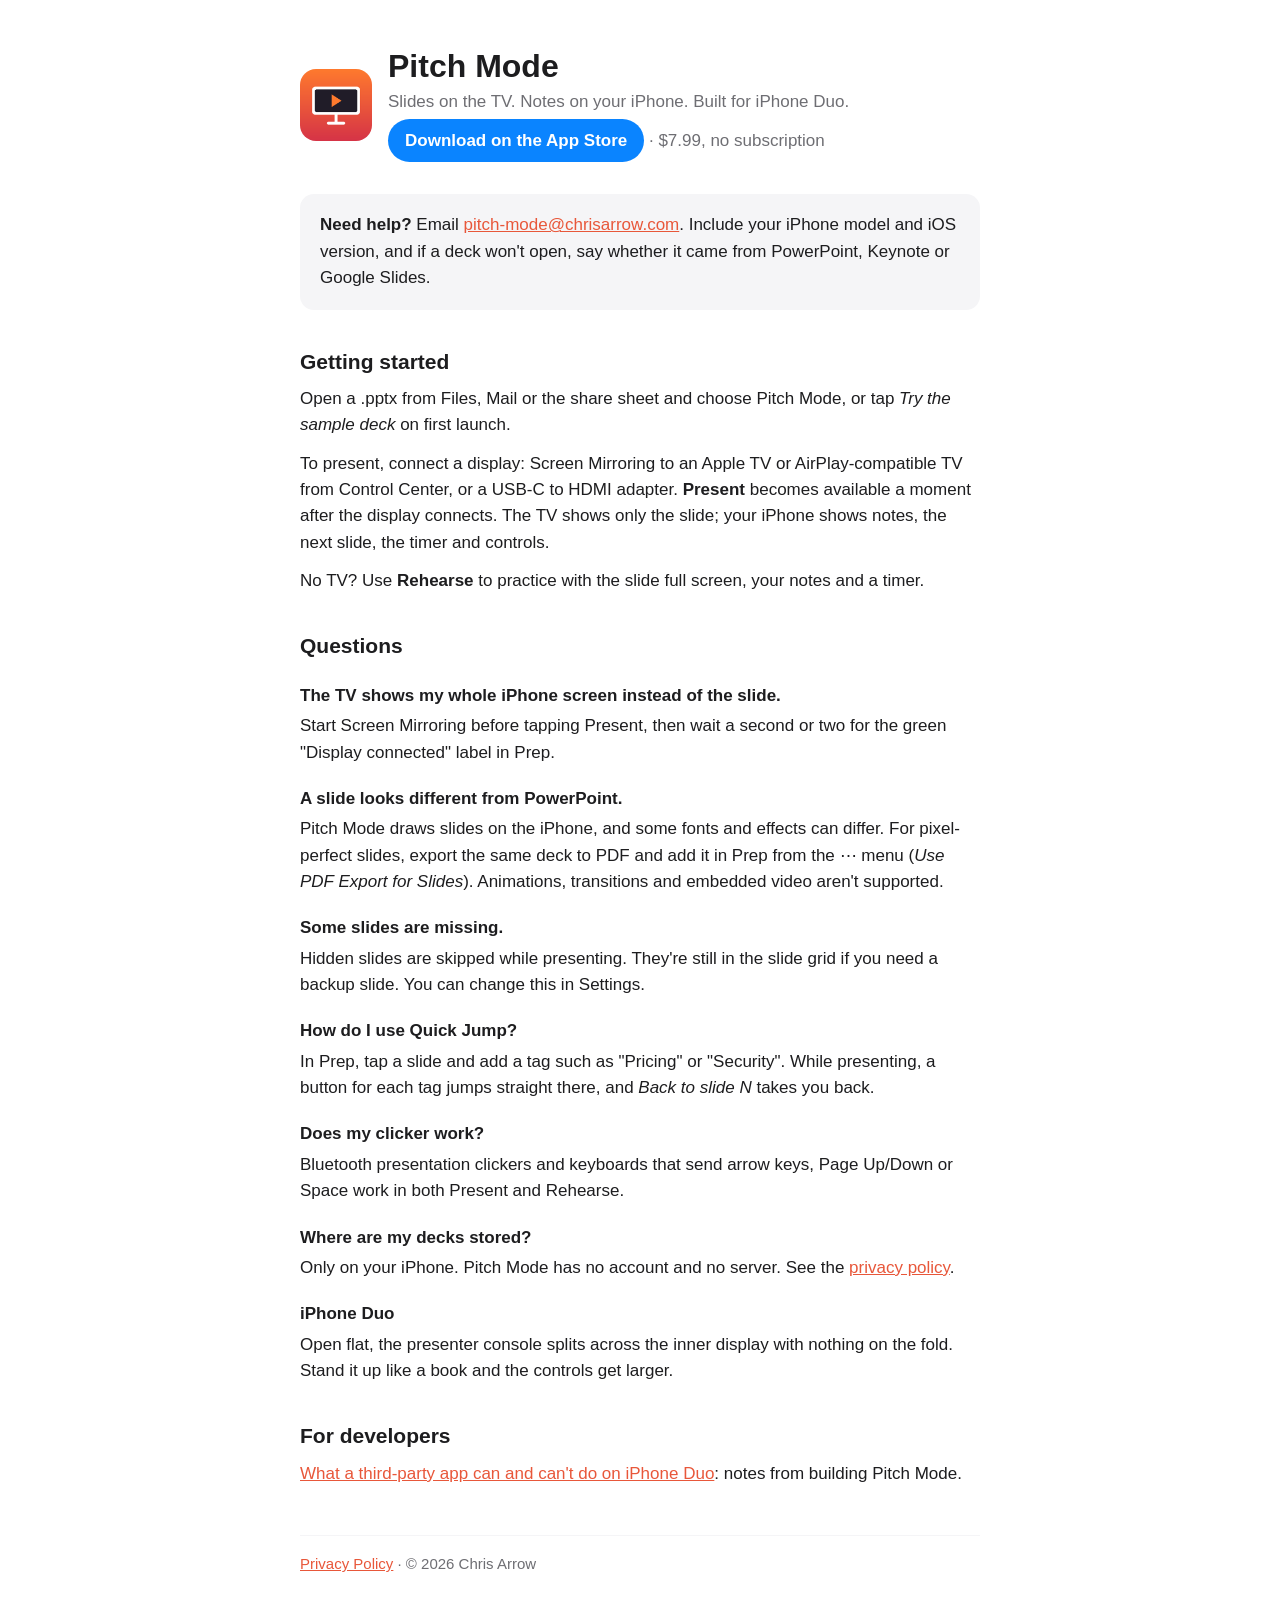
<file: index.html>
<!doctype html>
<html lang="en">
<head>
<meta charset="utf-8">
<meta name="viewport" content="width=device-width, initial-scale=1">
<title>Pitch Mode: Slide Presenter for iPhone</title>
<meta name="description" content="Pitch Mode puts your slides on the TV and your speaker notes on your iPhone. Built for iPhone Duo. Support and help.">
<link rel="stylesheet" href="style.css">
</head>
<body>
<main>
  <header>
    <img src="icon.png" alt="Pitch Mode icon">
    <div>
      <h1>Pitch Mode</h1>
      <p>Slides on the TV. Notes on your iPhone. Built for iPhone Duo.</p>
      <p><a class="store" href="https://apps.apple.com/us/app/pitch-mode-slide-presenter/id6821425392">Download on the App Store</a> · $7.99, no subscription</p>
    </div>
  </header>

  <div class="card">
    <strong>Need help?</strong> Email <a href="mailto:pitch-mode@chrisarrow.com?subject=Pitch%20Mode%20support">pitch-mode@chrisarrow.com</a>.
    Include your iPhone model and iOS version, and if a deck won't open, say whether it came from PowerPoint, Keynote or Google Slides.
  </div>

  <h2>Getting started</h2>
  <p>Open a .pptx from Files, Mail or the share sheet and choose Pitch Mode, or tap <em>Try the sample deck</em> on first launch.</p>
  <p>To present, connect a display: Screen Mirroring to an Apple TV or AirPlay-compatible TV from Control Center, or a USB-C to HDMI adapter. <strong>Present</strong> becomes available a moment after the display connects. The TV shows only the slide; your iPhone shows notes, the next slide, the timer and controls.</p>
  <p>No TV? Use <strong>Rehearse</strong> to practice with the slide full screen, your notes and a timer.</p>

  <h2>Questions</h2>
  <h3>The TV shows my whole iPhone screen instead of the slide.</h3>
  <p>Start Screen Mirroring before tapping Present, then wait a second or two for the green "Display connected" label in Prep.</p>
  <h3>A slide looks different from PowerPoint.</h3>
  <p>Pitch Mode draws slides on the iPhone, and some fonts and effects can differ. For pixel-perfect slides, export the same deck to PDF and add it in Prep from the ⋯ menu (<em>Use PDF Export for Slides</em>). Animations, transitions and embedded video aren't supported.</p>
  <h3>Some slides are missing.</h3>
  <p>Hidden slides are skipped while presenting. They're still in the slide grid if you need a backup slide. You can change this in Settings.</p>
  <h3>How do I use Quick Jump?</h3>
  <p>In Prep, tap a slide and add a tag such as "Pricing" or "Security". While presenting, a button for each tag jumps straight there, and <em>Back to slide N</em> takes you back.</p>
  <h3>Does my clicker work?</h3>
  <p>Bluetooth presentation clickers and keyboards that send arrow keys, Page Up/Down or Space work in both Present and Rehearse.</p>
  <h3>Where are my decks stored?</h3>
  <p>Only on your iPhone. Pitch Mode has no account and no server. See the <a href="privacy.html">privacy policy</a>.</p>
  <h3>iPhone Duo</h3>
  <p>Open flat, the presenter console splits across the inner display with nothing on the fold. Stand it up like a book and the controls get larger.</p>

  <h2>For developers</h2>
  <p><a href="duo.html">What a third-party app can and can't do on iPhone Duo</a>: notes from building Pitch Mode.</p>

  <nav><a href="privacy.html">Privacy Policy</a> · © 2026 Chris Arrow</nav>
</main>
</body>
</html>
</file>
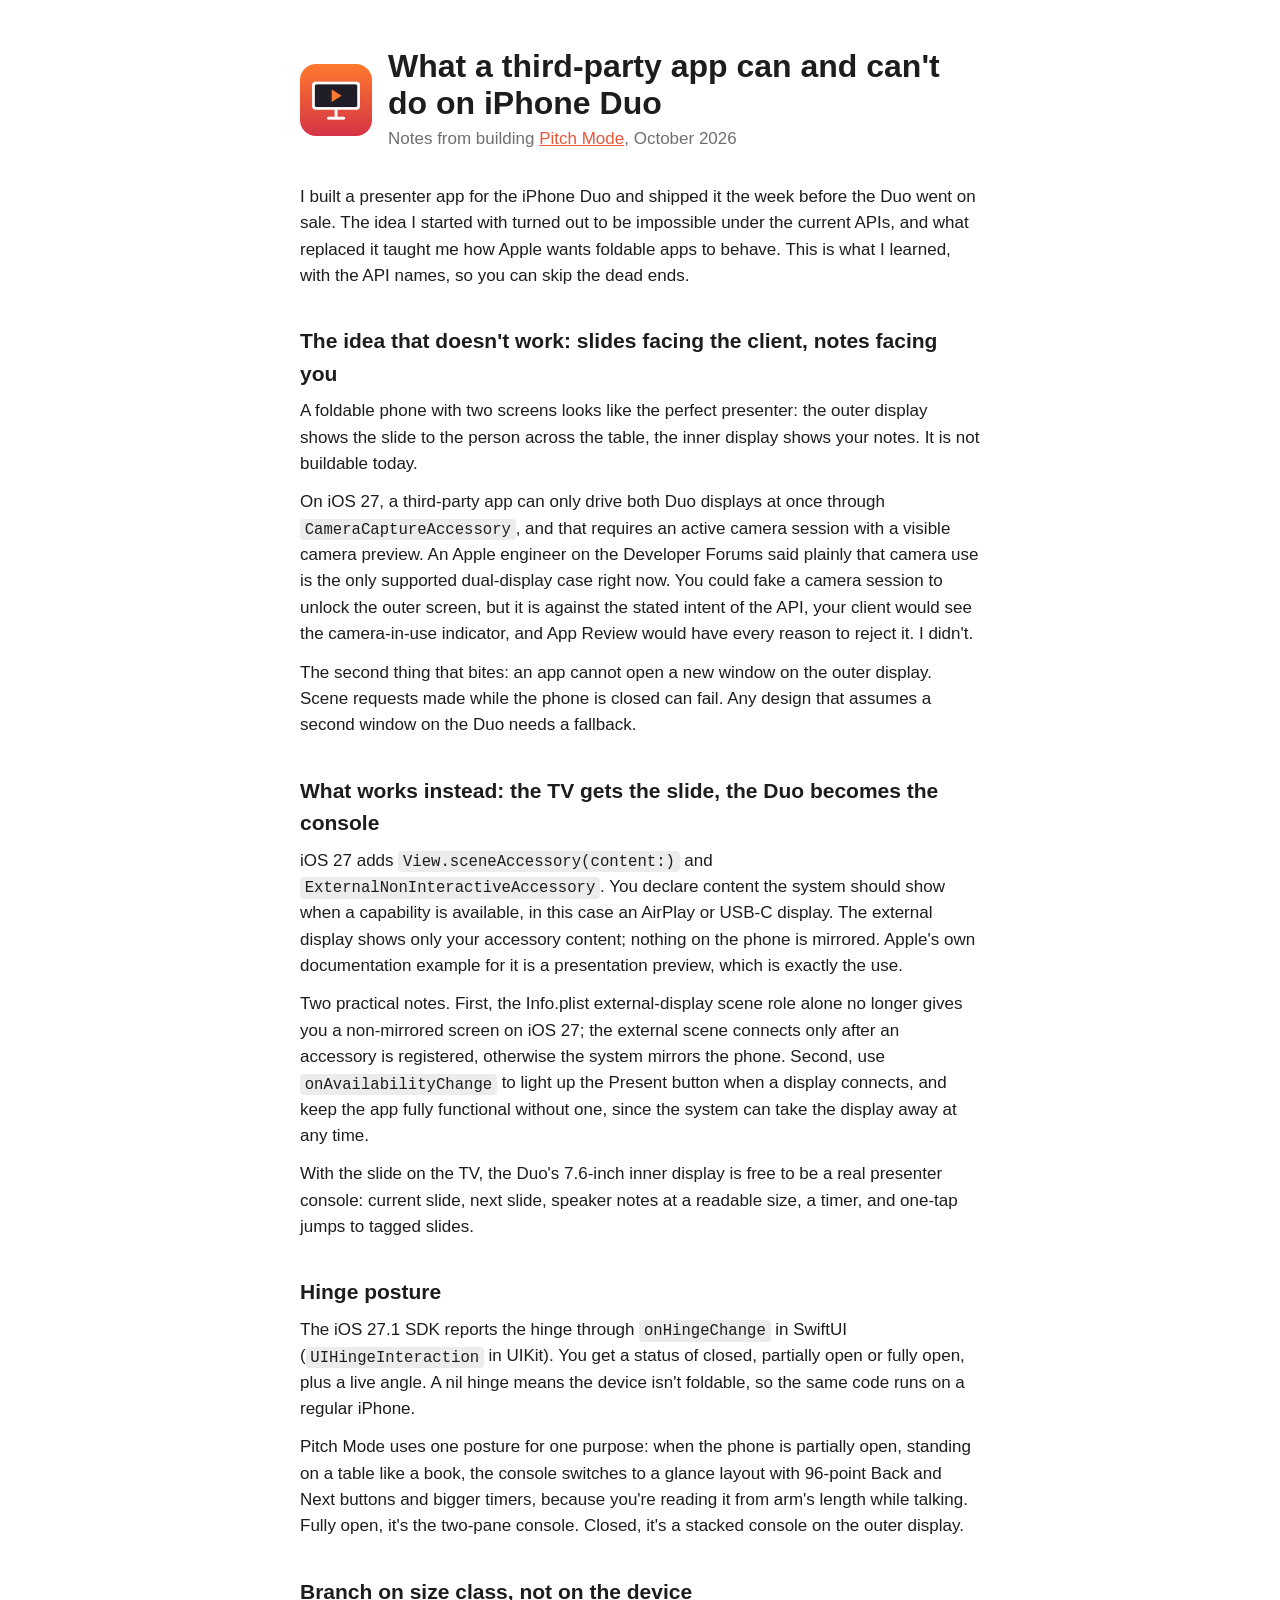
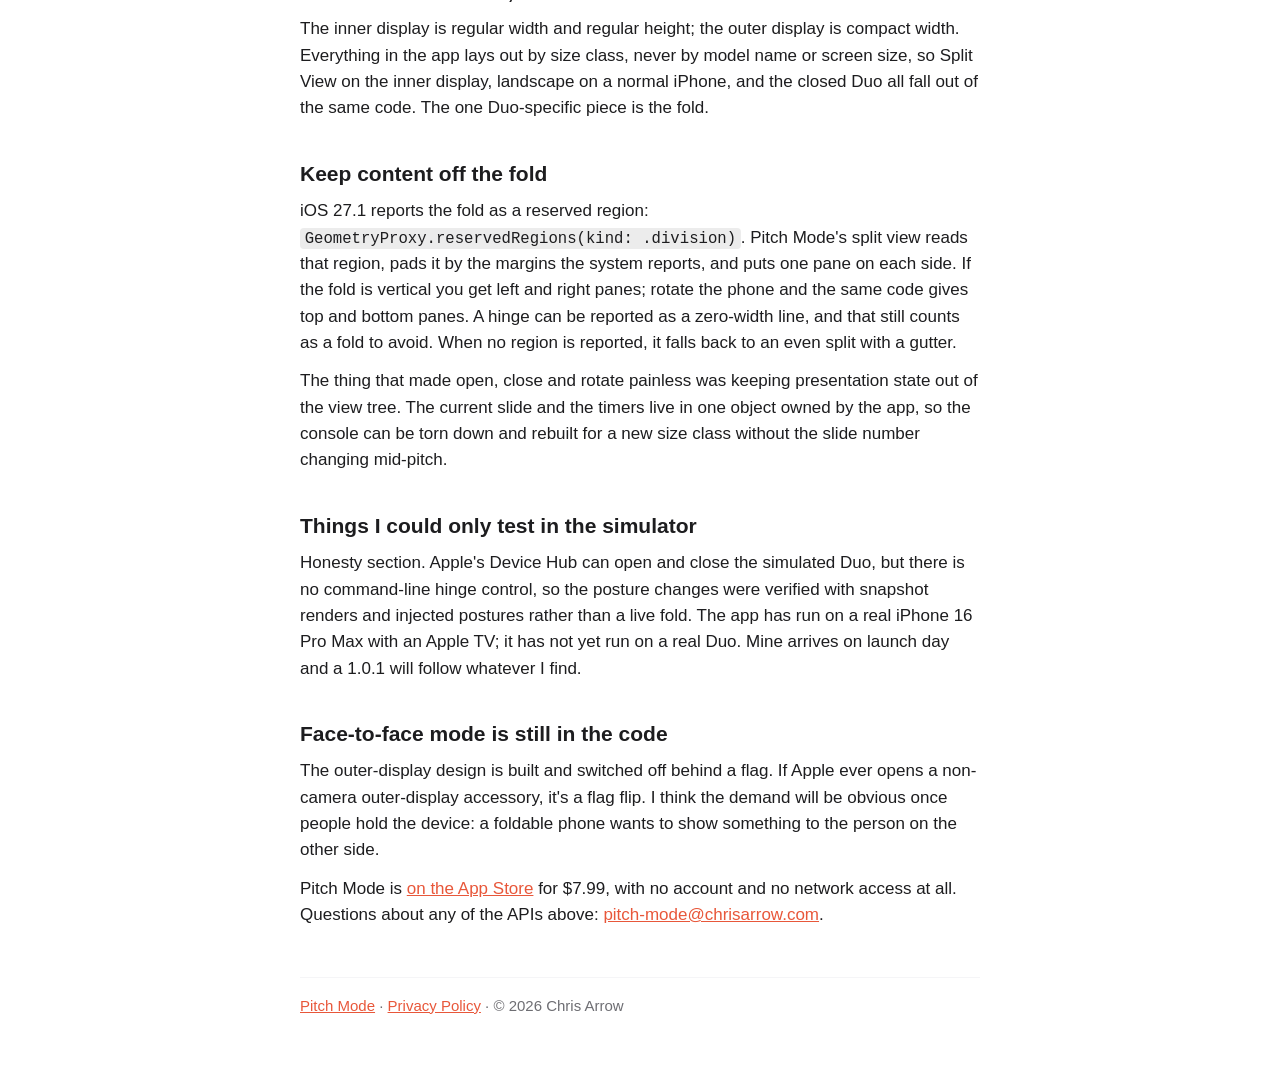
<file: duo.html>
<!doctype html>
<html lang="en">
<head>
<meta charset="utf-8">
<meta name="viewport" content="width=device-width, initial-scale=1">
<title>What a third-party app can and can't do on iPhone Duo</title>
<meta name="description" content="Notes from building Pitch Mode for iPhone Duo: the outer display is camera-only for third-party apps, sceneAccessory for external displays, hinge posture, and keeping content off the fold.">
<link rel="stylesheet" href="style.css">
</head>
<body>
<main>
  <header>
    <img src="icon.png" alt="Pitch Mode icon">
    <div>
      <h1>What a third-party app can and can't do on iPhone Duo</h1>
      <p>Notes from building <a href="index.html">Pitch Mode</a>, October 2026</p>
    </div>
  </header>

  <p>I built a presenter app for the iPhone Duo and shipped it the week before the Duo went on sale. The idea I started with turned out to be impossible under the current APIs, and what replaced it taught me how Apple wants foldable apps to behave. This is what I learned, with the API names, so you can skip the dead ends.</p>

  <h2>The idea that doesn't work: slides facing the client, notes facing you</h2>
  <p>A foldable phone with two screens looks like the perfect presenter: the outer display shows the slide to the person across the table, the inner display shows your notes. It is not buildable today.</p>
  <p>On iOS 27, a third-party app can only drive both Duo displays at once through <code>CameraCaptureAccessory</code>, and that requires an active camera session with a visible camera preview. An Apple engineer on the Developer Forums said plainly that camera use is the only supported dual-display case right now. You could fake a camera session to unlock the outer screen, but it is against the stated intent of the API, your client would see the camera-in-use indicator, and App Review would have every reason to reject it. I didn't.</p>
  <p>The second thing that bites: an app cannot open a new window on the outer display. Scene requests made while the phone is closed can fail. Any design that assumes a second window on the Duo needs a fallback.</p>

  <h2>What works instead: the TV gets the slide, the Duo becomes the console</h2>
  <p>iOS 27 adds <code>View.sceneAccessory(content:)</code> and <code>ExternalNonInteractiveAccessory</code>. You declare content the system should show when a capability is available, in this case an AirPlay or USB-C display. The external display shows only your accessory content; nothing on the phone is mirrored. Apple's own documentation example for it is a presentation preview, which is exactly the use.</p>
  <p>Two practical notes. First, the Info.plist external-display scene role alone no longer gives you a non-mirrored screen on iOS 27; the external scene connects only after an accessory is registered, otherwise the system mirrors the phone. Second, use <code>onAvailabilityChange</code> to light up the Present button when a display connects, and keep the app fully functional without one, since the system can take the display away at any time.</p>
  <p>With the slide on the TV, the Duo's 7.6-inch inner display is free to be a real presenter console: current slide, next slide, speaker notes at a readable size, a timer, and one-tap jumps to tagged slides.</p>

  <h2>Hinge posture</h2>
  <p>The iOS 27.1 SDK reports the hinge through <code>onHingeChange</code> in SwiftUI (<code>UIHingeInteraction</code> in UIKit). You get a status of closed, partially open or fully open, plus a live angle. A nil hinge means the device isn't foldable, so the same code runs on a regular iPhone.</p>
  <p>Pitch Mode uses one posture for one purpose: when the phone is partially open, standing on a table like a book, the console switches to a glance layout with 96-point Back and Next buttons and bigger timers, because you're reading it from arm's length while talking. Fully open, it's the two-pane console. Closed, it's a stacked console on the outer display.</p>

  <h2>Branch on size class, not on the device</h2>
  <p>The inner display is regular width and regular height; the outer display is compact width. Everything in the app lays out by size class, never by model name or screen size, so Split View on the inner display, landscape on a normal iPhone, and the closed Duo all fall out of the same code. The one Duo-specific piece is the fold.</p>

  <h2>Keep content off the fold</h2>
  <p>iOS 27.1 reports the fold as a reserved region: <code>GeometryProxy.reservedRegions(kind: .division)</code>. Pitch Mode's split view reads that region, pads it by the margins the system reports, and puts one pane on each side. If the fold is vertical you get left and right panes; rotate the phone and the same code gives top and bottom panes. A hinge can be reported as a zero-width line, and that still counts as a fold to avoid. When no region is reported, it falls back to an even split with a gutter.</p>
  <p>The thing that made open, close and rotate painless was keeping presentation state out of the view tree. The current slide and the timers live in one object owned by the app, so the console can be torn down and rebuilt for a new size class without the slide number changing mid-pitch.</p>

  <h2>Things I could only test in the simulator</h2>
  <p>Honesty section. Apple's Device Hub can open and close the simulated Duo, but there is no command-line hinge control, so the posture changes were verified with snapshot renders and injected postures rather than a live fold. The app has run on a real iPhone 16 Pro Max with an Apple TV; it has not yet run on a real Duo. Mine arrives on launch day and a 1.0.1 will follow whatever I find.</p>

  <h2>Face-to-face mode is still in the code</h2>
  <p>The outer-display design is built and switched off behind a flag. If Apple ever opens a non-camera outer-display accessory, it's a flag flip. I think the demand will be obvious once people hold the device: a foldable phone wants to show something to the person on the other side.</p>

  <p>Pitch Mode is <a href="https://apps.apple.com/us/app/pitch-mode-slide-presenter/id6821425392">on the App Store</a> for $7.99, with no account and no network access at all. Questions about any of the APIs above: <a href="mailto:pitch-mode@chrisarrow.com">pitch-mode@chrisarrow.com</a>.</p>

  <nav><a href="index.html">Pitch Mode</a> · <a href="privacy.html">Privacy Policy</a> · © 2026 Chris Arrow</nav>
</main>
</body>
</html>
</file>
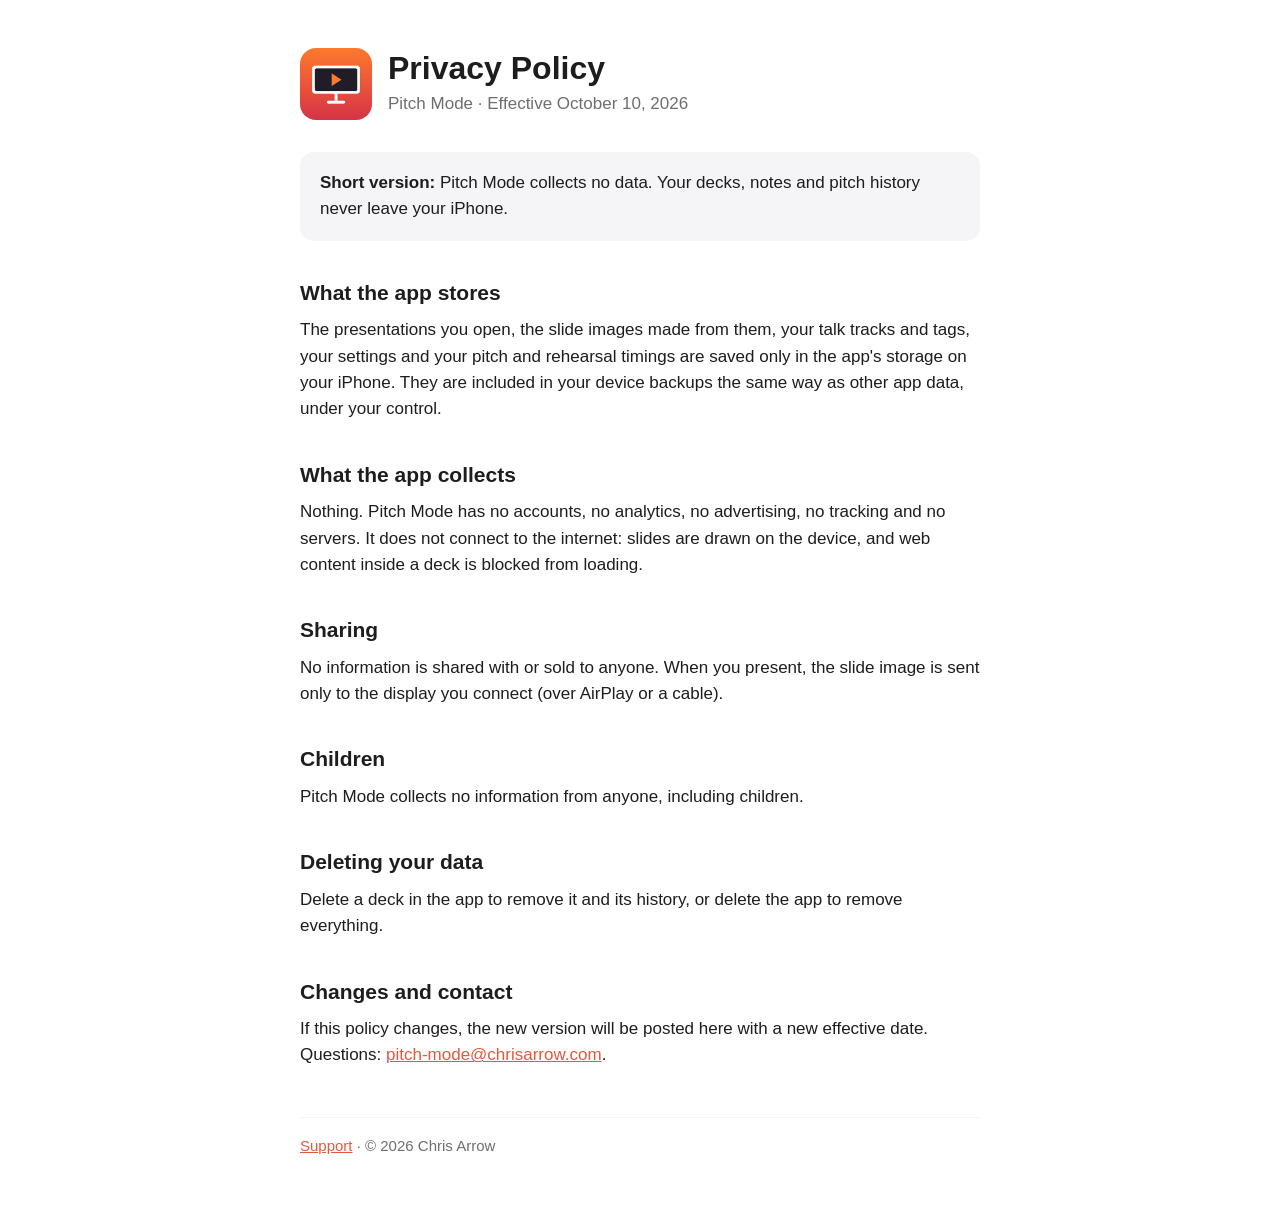
<file: privacy.html>
<!doctype html>
<html lang="en">
<head>
<meta charset="utf-8">
<meta name="viewport" content="width=device-width, initial-scale=1">
<title>Pitch Mode Privacy Policy</title>
<meta name="description" content="Pitch Mode collects no data.">
<link rel="stylesheet" href="style.css">
</head>
<body>
<main>
  <header>
    <img src="icon.png" alt="Pitch Mode icon">
    <div>
      <h1>Privacy Policy</h1>
      <p>Pitch Mode · Effective October 10, 2026</p>
    </div>
  </header>

  <div class="card"><strong>Short version:</strong> Pitch Mode collects no data. Your decks, notes and pitch history never leave your iPhone.</div>

  <h2>What the app stores</h2>
  <p>The presentations you open, the slide images made from them, your talk tracks and tags, your settings and your pitch and rehearsal timings are saved only in the app's storage on your iPhone. They are included in your device backups the same way as other app data, under your control.</p>

  <h2>What the app collects</h2>
  <p>Nothing. Pitch Mode has no accounts, no analytics, no advertising, no tracking and no servers. It does not connect to the internet: slides are drawn on the device, and web content inside a deck is blocked from loading.</p>

  <h2>Sharing</h2>
  <p>No information is shared with or sold to anyone. When you present, the slide image is sent only to the display you connect (over AirPlay or a cable).</p>

  <h2>Children</h2>
  <p>Pitch Mode collects no information from anyone, including children.</p>

  <h2>Deleting your data</h2>
  <p>Delete a deck in the app to remove it and its history, or delete the app to remove everything.</p>

  <h2>Changes and contact</h2>
  <p>If this policy changes, the new version will be posted here with a new effective date. Questions: <a href="mailto:pitch-mode@chrisarrow.com?subject=Pitch%20Mode%20privacy">pitch-mode@chrisarrow.com</a>.</p>

  <nav><a href="index.html">Support</a> · © 2026 Chris Arrow</nav>
</main>
</body>
</html>
</file>
<file: style.css>
:root { --accent: #e8573a; --text: #1d1d1f; --muted: #6e6e73; --bg: #ffffff; --card: #f5f5f7; }
@media (prefers-color-scheme: dark) { :root { --text: #f5f5f7; --muted: #a1a1a6; --bg: #000000; --card: #1c1c1e; } }
* { box-sizing: border-box; }
body { margin: 0; background: var(--bg); color: var(--text); font: 17px/1.55 -apple-system, BlinkMacSystemFont, "Helvetica Neue", sans-serif; }
main { max-width: 720px; margin: 0 auto; padding: 48px 20px 64px; }
header { display: flex; align-items: center; gap: 16px; margin-bottom: 32px; }
header img { width: 72px; height: 72px; border-radius: 16px; }
h1 { font-size: 32px; margin: 0; line-height: 1.15; }
header p { margin: 4px 0 0; color: var(--muted); }
h2 { font-size: 21px; margin: 36px 0 8px; }
h3 { font-size: 17px; margin: 20px 0 4px; }
p, li { margin: 0 0 12px; }
a { color: var(--accent); }
.card { background: var(--card); border-radius: 14px; padding: 18px 20px; margin: 16px 0; }
nav { margin-top: 48px; padding-top: 16px; border-top: 1px solid var(--card); color: var(--muted); font-size: 15px; }

a.store{display:inline-block;padding:.5em 1em;border-radius:999px;background:#0a84ff;color:#fff;text-decoration:none;font-weight:600}
a.store:hover{background:#0066cc}

code{font-family:ui-monospace,Menlo,monospace;font-size:.92em;background:rgba(127,127,127,.15);padding:.1em .3em;border-radius:4px}
</file>
